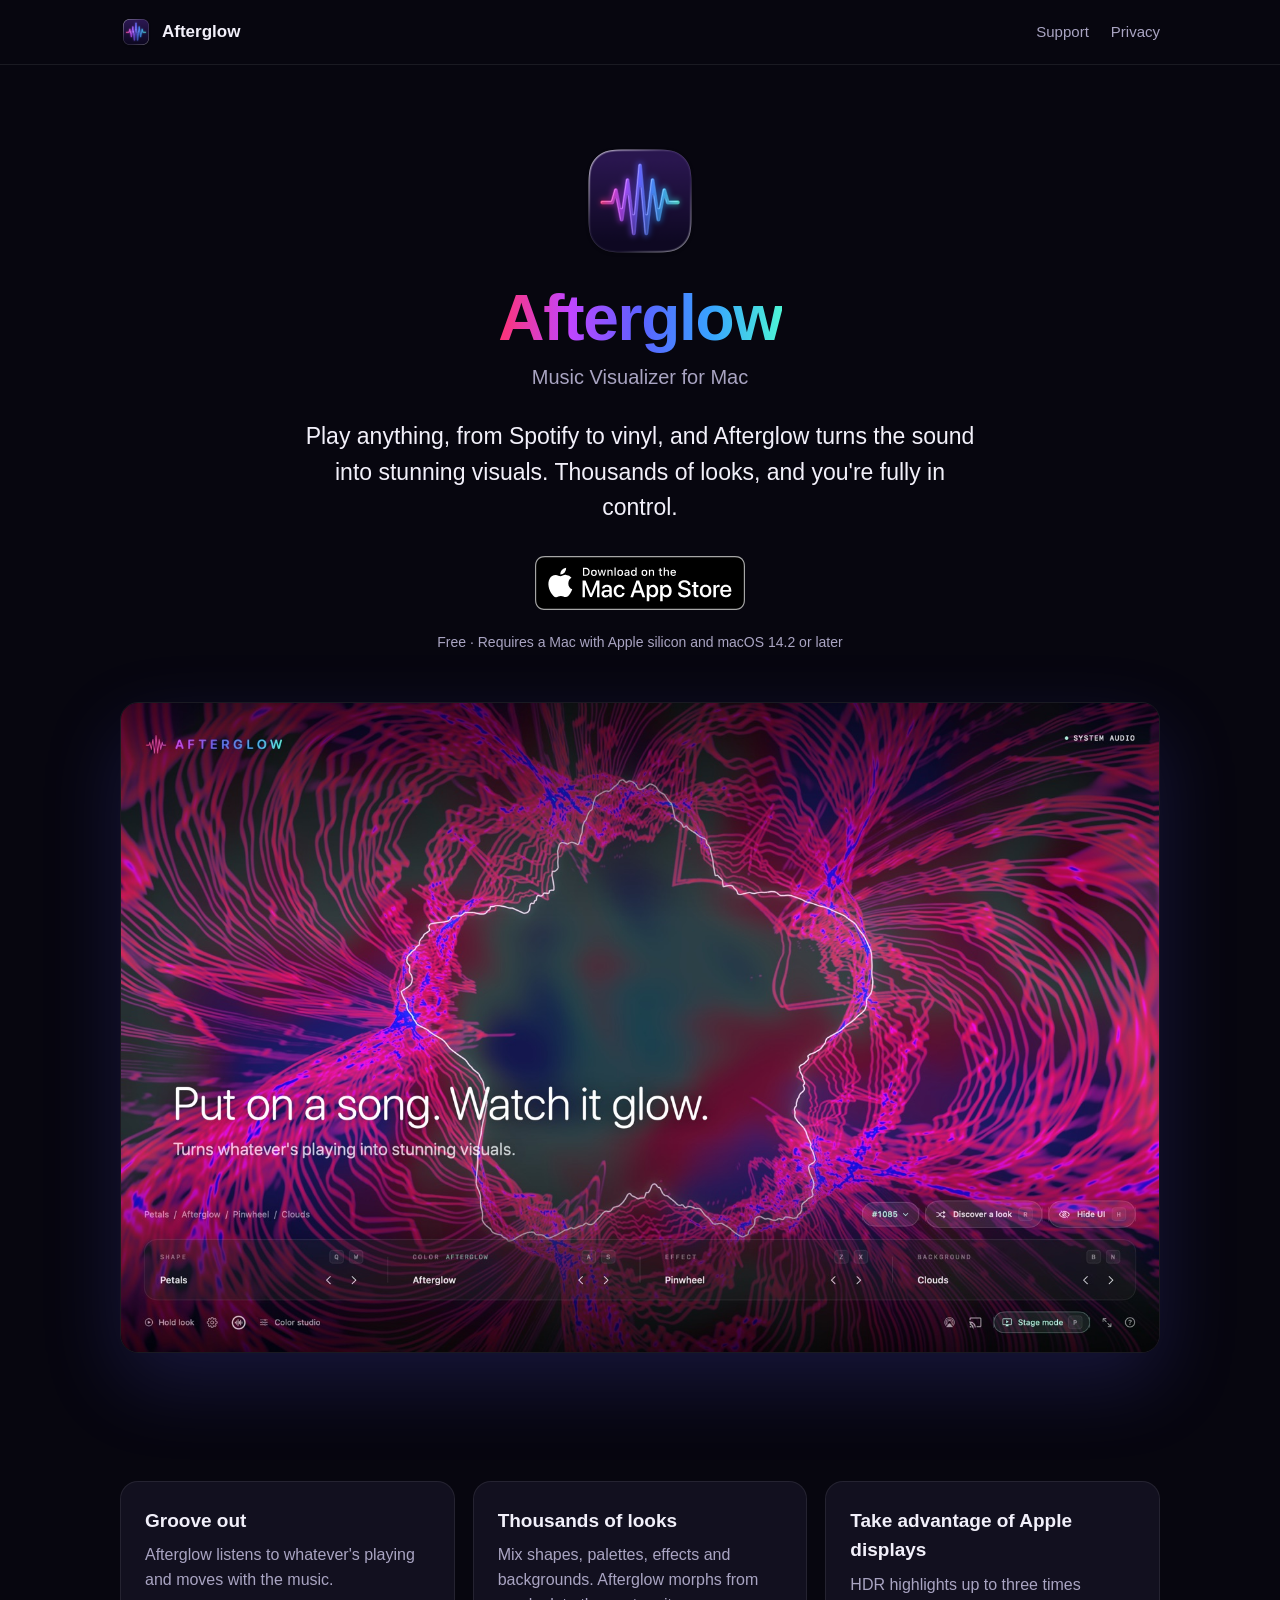
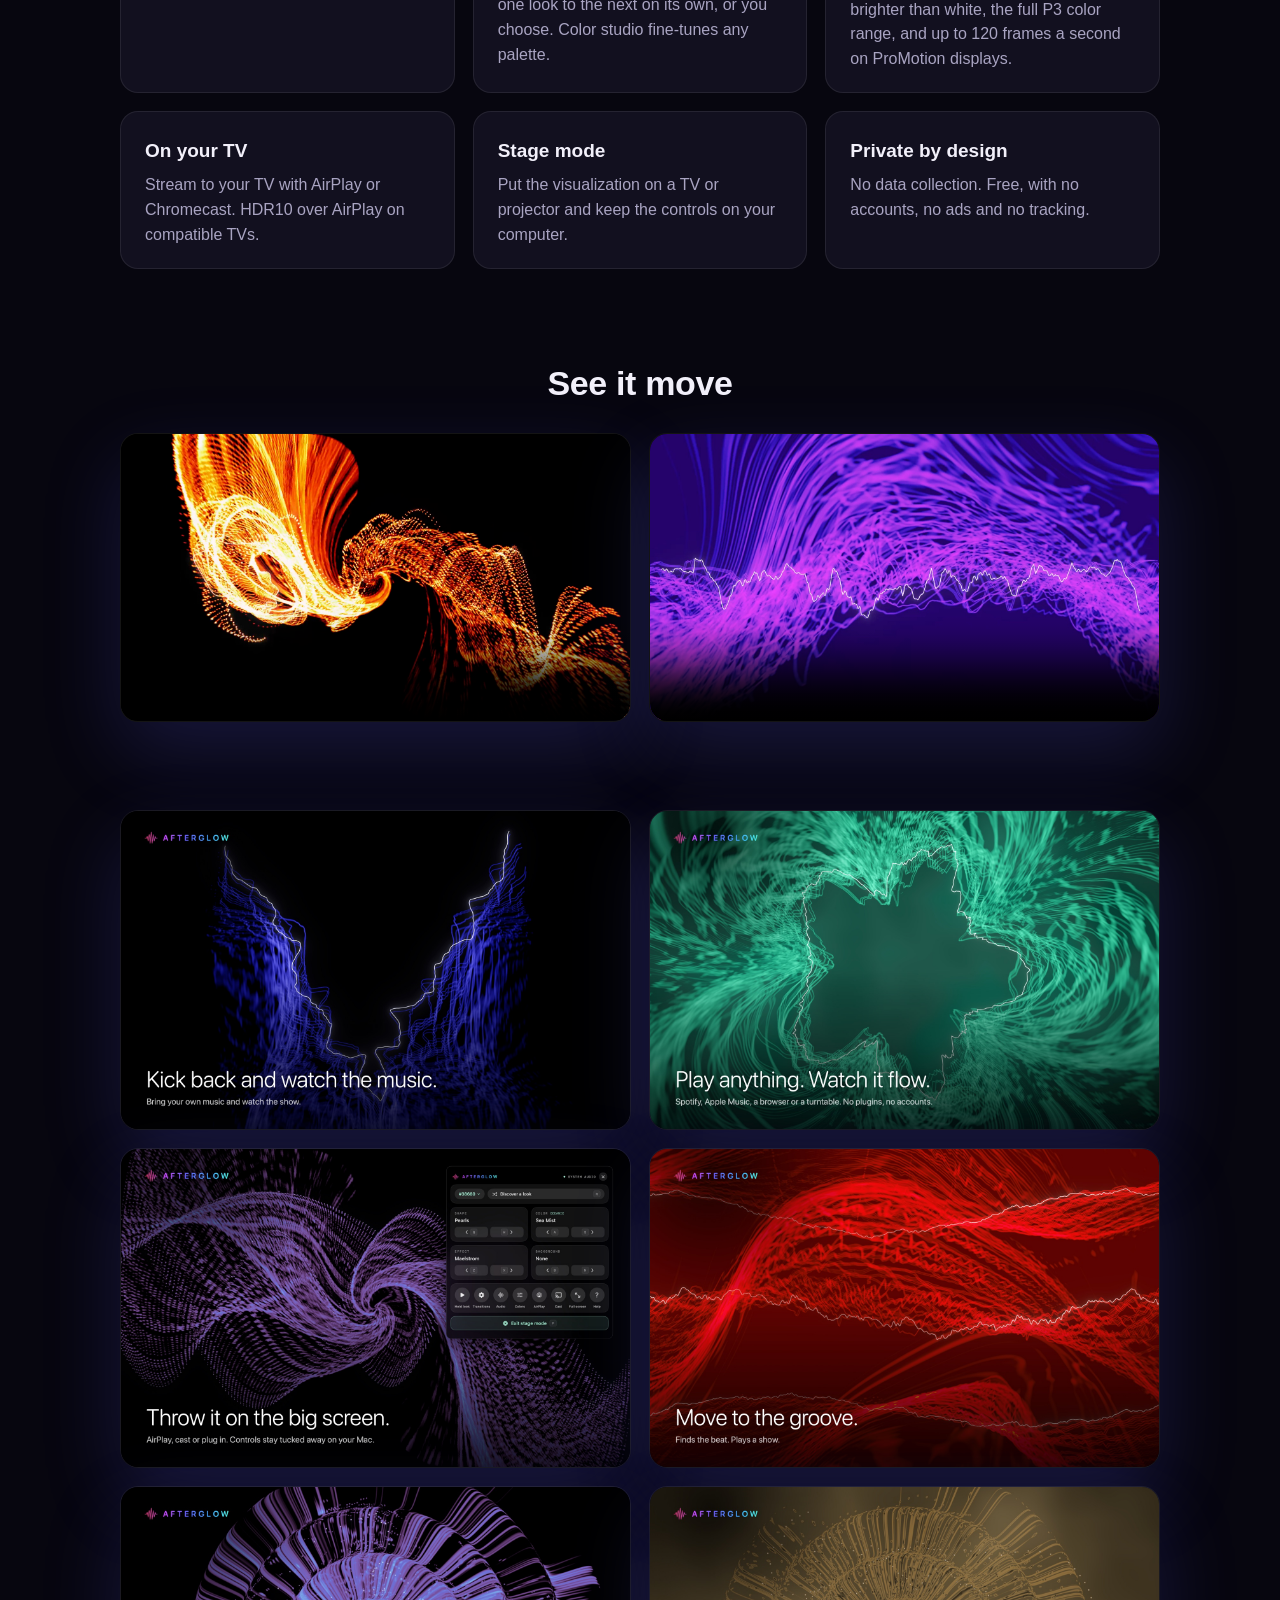
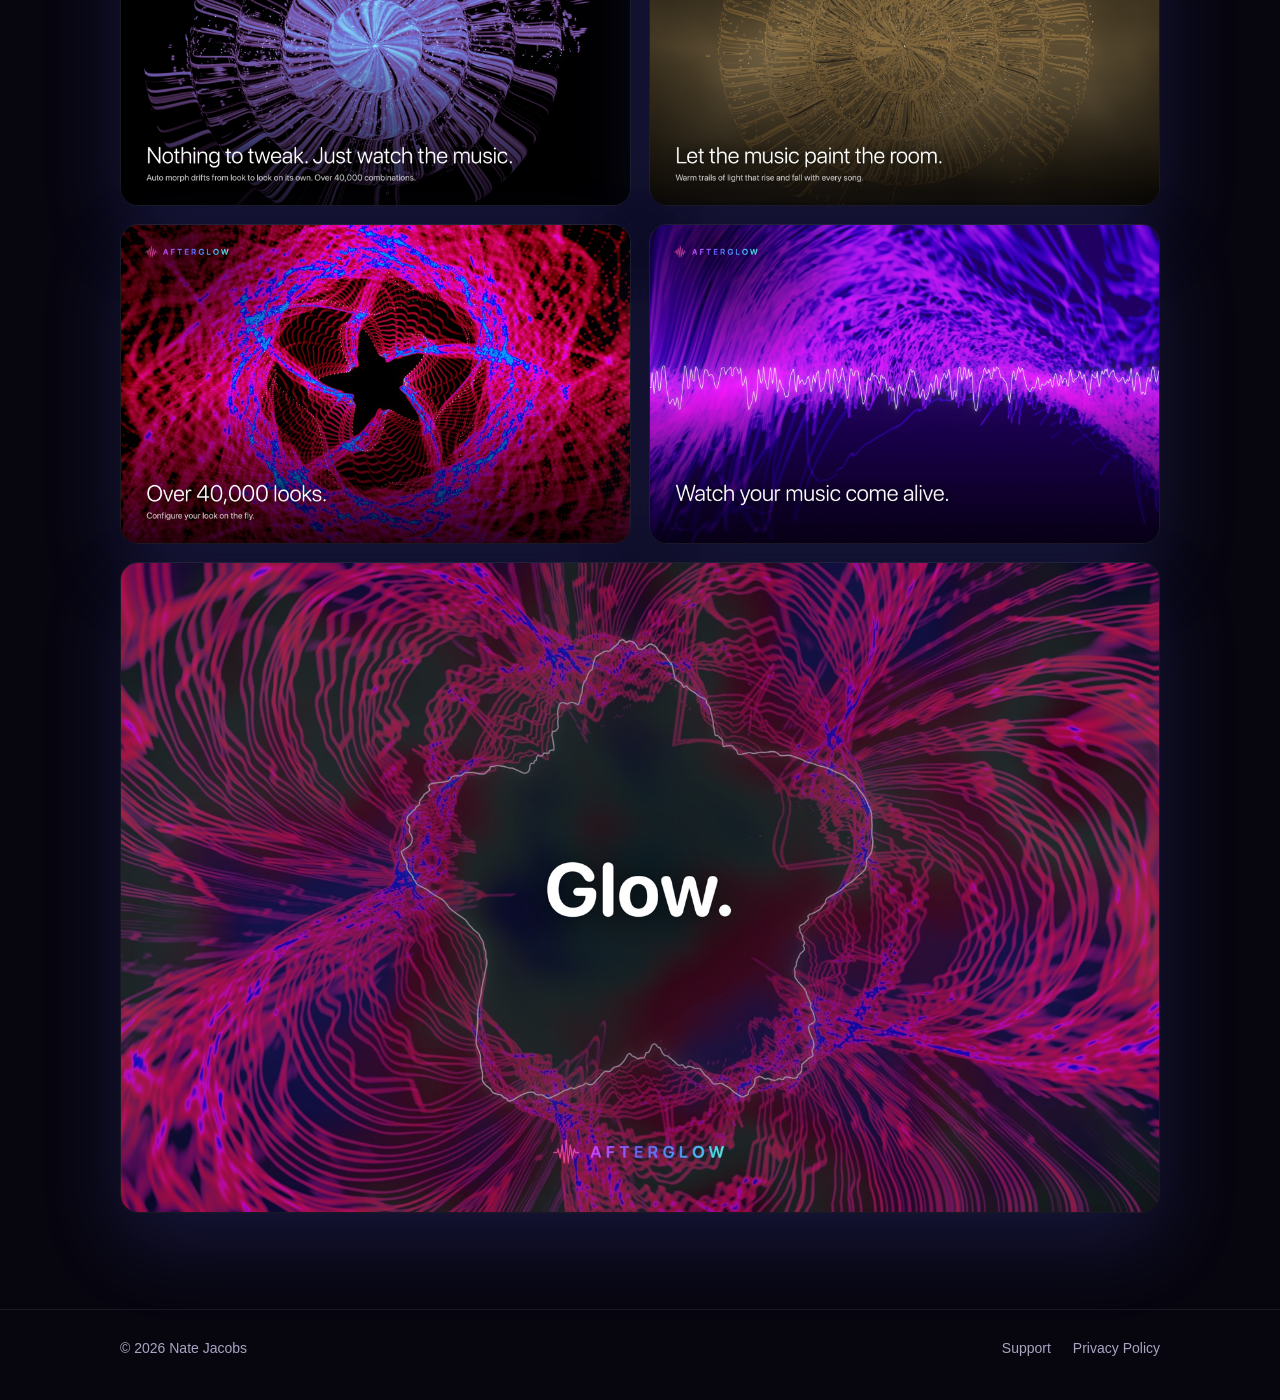
<file: index.html>
<!doctype html>
<html lang="en">
<head>
  <meta charset="utf-8">
  <meta name="viewport" content="width=device-width, initial-scale=1">
  <title>Afterglow Music Visualizer for Mac</title>
  <meta name="description" content="Afterglow turns the music playing on your Mac into a light show: glowing trails that move with every beat. Free, with no accounts or ads.">
  <link rel="canonical" href="https://afterglowvisualizer.com/">
  <meta property="og:type" content="website">
  <meta property="og:url" content="https://afterglowvisualizer.com/">
  <meta property="og:title" content="Afterglow Music Visualizer">
  <meta property="og:description" content="Play anything, from Spotify to vinyl, and Afterglow turns the sound into stunning visuals.">
  <meta property="og:image" content="https://afterglowvisualizer.com/images/hero.jpg">
  <meta property="og:image:alt" content="Afterglow drawing a song in glowing pink trails">
  <meta name="twitter:card" content="summary_large_image">
  <link rel="icon" href="images/icon-64.png">
  <link rel="apple-touch-icon" href="images/icon-180.png">
  <link rel="stylesheet" href="style.css">
</head>
<body>
  <header class="top">
    <div class="wrap">
      <a class="brand" href="./"><img src="images/icon-64.png" alt="">Afterglow</a>
      <nav><a href="support.html">Support</a><a href="privacy.html">Privacy</a></nav>
    </div>
  </header>

  <main class="wrap">
    <section class="hero">
      <img class="icon" src="images/icon-512.png" alt="Afterglow icon">
      <h1><span class="gradient">Afterglow</span></h1>
      <p class="kind">Music Visualizer for Mac</p>
      <p class="pitch">Play anything, from Spotify to vinyl, and Afterglow turns the sound into stunning visuals. Thousands of looks, and you're fully in control.</p>
      <!-- Apple's official badge, unaltered, from toolbox.marketingtools.apple.com. -->
      <a class="store-badge" href="https://apps.apple.com/app/id6826041257"><img src="images/download-on-the-mac-app-store.svg" alt="Download on the Mac App Store" width="156" height="40"></a>
      <p class="requires">Free · Requires a Mac with Apple silicon and macOS 14.2 or later</p>
      <img class="shot hero-shot" src="images/hero.jpg" alt="Afterglow drawing a song in glowing pink trails" width="1600" height="1000">
    </section>

    <section class="features">
      <div class="feature">
        <h2>Groove out</h2>
        <p>Afterglow listens to whatever's playing and moves with the music. </p>
      </div>
      <div class="feature">
        <h2>Thousands of looks</h2>
        <p>Mix shapes, palettes, effects and backgrounds. Afterglow morphs from one look to the next on its own, or you choose. Color studio fine-tunes any palette.</p>
      </div>
      <div class="feature">
        <h2>Take advantage of Apple displays</h2>
        <p>HDR highlights up to three times brighter than white, the full P3 color range, and up to 120 frames a second on ProMotion displays.</p>
      </div>
      <div class="feature">
        <h2>On your TV</h2>
        <p>Stream to your TV with AirPlay or Chromecast. HDR10 over AirPlay on compatible TVs.</p>
      </div>
      <div class="feature">
        <h2>Stage mode</h2>
        <p>Put the visualization on a TV or projector and keep the controls on your computer.</p>
      </div>
      <div class="feature">
        <h2>Private by design</h2>
        <p>No data collection. Free, with no accounts, no ads and no tracking.</p>
      </div>
    </section>

    <section class="movie">
      <h2 class="section-title">See it move</h2>
      <!-- The App Store previews, in upload order, from scripts/make-site.swift. Nothing downloads until play is pressed. -->
      <div class="movies">
        <video class="shot" controls playsinline preload="none" poster="video/fire-drop.jpg" width="1920" height="1080" aria-label="Afterglow preview: warm and fast">
          <source src="video/fire-drop.mp4" type="video/mp4">
        </video>
        <video class="shot" controls playsinline preload="none" poster="video/calm-tide.jpg" width="1920" height="1080" aria-label="Afterglow preview: cool and calm">
          <source src="video/calm-tide.mp4" type="video/mp4">
        </video>
      </div>
    </section>

    <section class="gallery">
      <img class="shot" src="images/kick-back.jpg" alt="Kick back and watch the music." loading="lazy" width="1600" height="1000">
      <img class="shot" src="images/play-anything.jpg" alt="Play anything. Watch it flow." loading="lazy" width="1600" height="1000">
      <img class="shot" src="images/big-screen.jpg" alt="Throw it on the big screen." loading="lazy" width="1600" height="1000">
      <img class="shot" src="images/move-to-the-groove.jpg" alt="Move to the groove." loading="lazy" width="1600" height="1000">
      <img class="shot" src="images/just-watch.jpg" alt="Nothing to tweak. Just watch the music." loading="lazy" width="1600" height="1000">
      <img class="shot" src="images/paint-the-room.jpg" alt="Let the music paint the room." loading="lazy" width="1600" height="1000">
      <img class="shot" src="images/forty-thousand-looks.jpg" alt="Over 40,000 looks." loading="lazy" width="1600" height="1000">
      <img class="shot" src="images/come-alive.jpg" alt="Watch your music come alive." loading="lazy" width="1600" height="1000">
    </section>

    <img class="shot closer" src="images/glow.jpg" alt="Glow." loading="lazy" width="1600" height="1000">
  </main>

  <footer class="bottom">
    <div class="wrap">
      <span>© 2026 Nate Jacobs</span>
      <nav><a href="support.html">Support</a><a href="privacy.html">Privacy Policy</a></nav>
    </div>
  </footer>
</body>
</html>
</file>
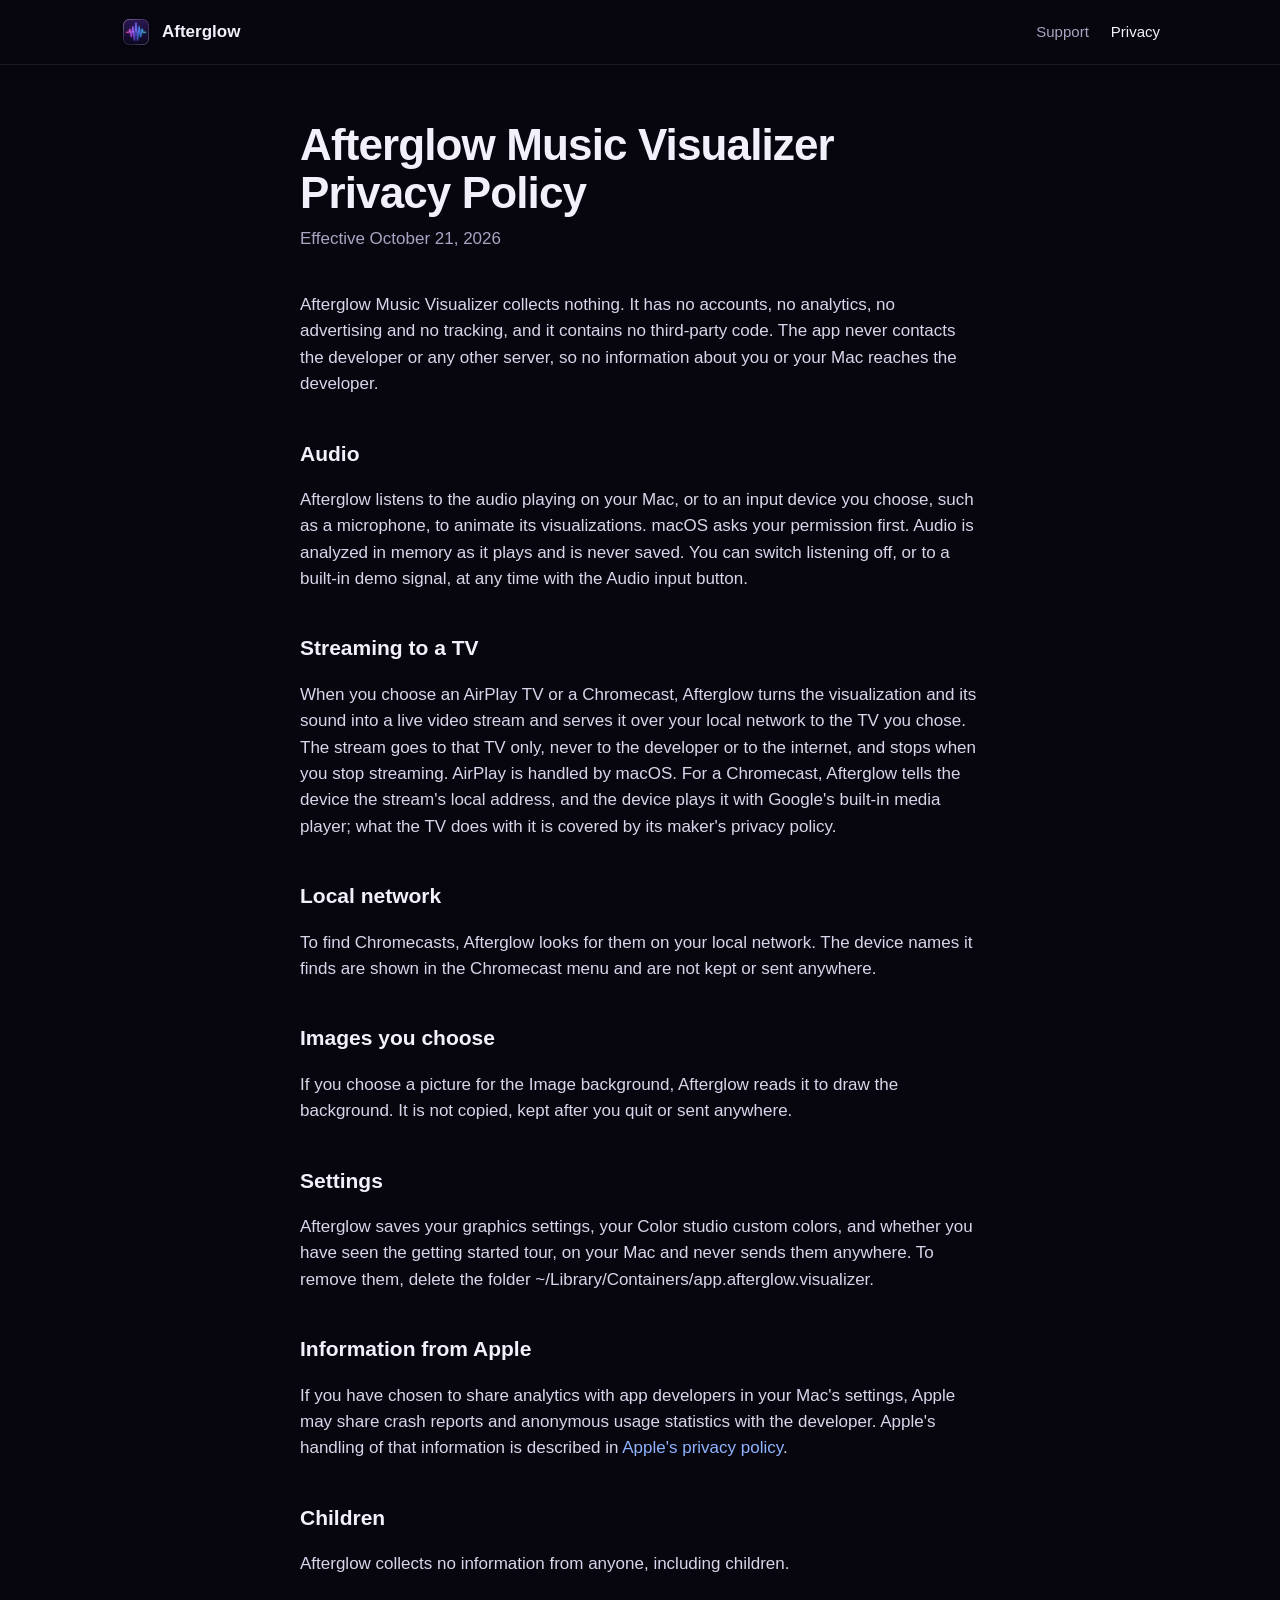
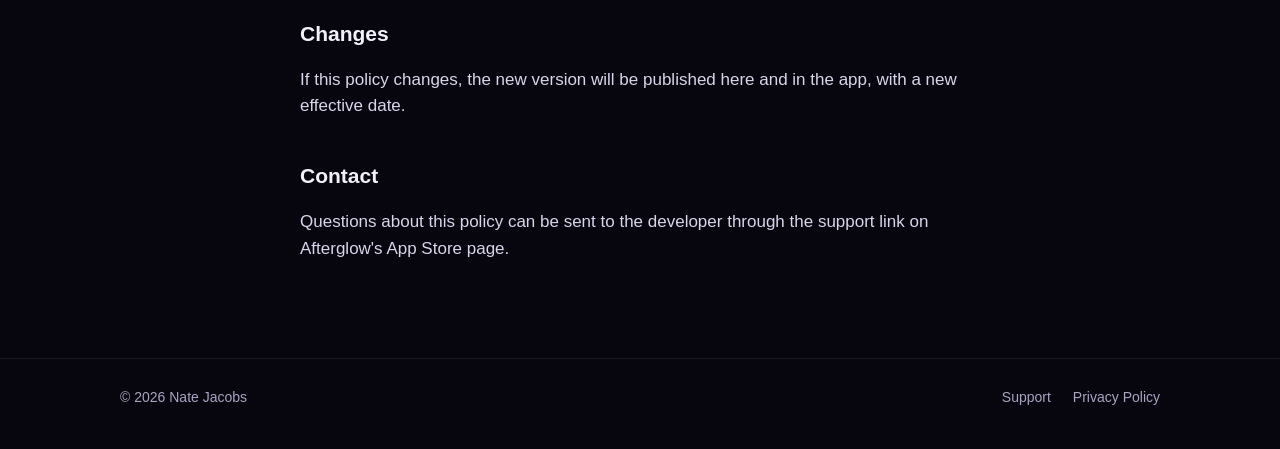
<file: privacy.html>
<!doctype html>
<html lang="en">
<head>
  <meta charset="utf-8">
  <meta name="viewport" content="width=device-width, initial-scale=1">
  <title>Afterglow Privacy Policy</title>
  <meta name="description" content="Afterglow Music Visualizer collects nothing: no accounts, no analytics, no advertising and no tracking.">
  <link rel="canonical" href="https://afterglowvisualizer.com/privacy.html">
  <link rel="icon" href="images/icon-64.png">
  <link rel="apple-touch-icon" href="images/icon-180.png">
  <link rel="stylesheet" href="style.css">
</head>
<body>
  <!-- Generated from the app repository's PRIVACY.md by scripts/make-site.swift; edit that file instead. -->
  <header class="top">
    <div class="wrap">
      <a class="brand" href="./"><img src="images/icon-64.png" alt="">Afterglow</a>
      <nav><a href="support.html">Support</a><a href="privacy.html" aria-current="page">Privacy</a></nav>
    </div>
  </header>

  <main class="page">
    <h1>Afterglow Music Visualizer Privacy Policy</h1>
    <p class="lede">Effective October 21, 2026</p>
    <p>Afterglow Music Visualizer collects nothing. It has no accounts, no analytics, no advertising and no tracking, and it contains no third-party code. The app never contacts the developer or any other server, so no information about you or your Mac reaches the developer.</p>
    <h2>Audio</h2>
    <p>Afterglow listens to the audio playing on your Mac, or to an input device you choose, such as a microphone, to animate its visualizations. macOS asks your permission first. Audio is analyzed in memory as it plays and is never saved. You can switch listening off, or to a built-in demo signal, at any time with the Audio input button.</p>
    <h2>Streaming to a TV</h2>
    <p>When you choose an AirPlay TV or a Chromecast, Afterglow turns the visualization and its sound into a live video stream and serves it over your local network to the TV you chose. The stream goes to that TV only, never to the developer or to the internet, and stops when you stop streaming. AirPlay is handled by macOS. For a Chromecast, Afterglow tells the device the stream's local address, and the device plays it with Google's built-in media player; what the TV does with it is covered by its maker's privacy policy.</p>
    <h2>Local network</h2>
    <p>To find Chromecasts, Afterglow looks for them on your local network. The device names it finds are shown in the Chromecast menu and are not kept or sent anywhere.</p>
    <h2>Images you choose</h2>
    <p>If you choose a picture for the Image background, Afterglow reads it to draw the background. It is not copied, kept after you quit or sent anywhere.</p>
    <h2>Settings</h2>
    <p>Afterglow saves your graphics settings, your Color studio custom colors, and whether you have seen the getting started tour, on your Mac and never sends them anywhere. To remove them, delete the folder ~/Library/Containers/app.afterglow.visualizer.</p>
    <h2>Information from Apple</h2>
    <p>If you have chosen to share analytics with app developers in your Mac's settings, Apple may share crash reports and anonymous usage statistics with the developer. Apple's handling of that information is described in <a href="https://www.apple.com/legal/privacy/">Apple's privacy policy</a>.</p>
    <h2>Children</h2>
    <p>Afterglow collects no information from anyone, including children.</p>
    <h2>Changes</h2>
    <p>If this policy changes, the new version will be published here and in the app, with a new effective date.</p>
    <h2>Contact</h2>
    <p>Questions about this policy can be sent to the developer through the support link on Afterglow's App Store page.</p>
  </main>

  <footer class="bottom">
    <div class="wrap">
      <span>© 2026 Nate Jacobs</span>
      <nav><a href="support.html">Support</a><a href="privacy.html">Privacy Policy</a></nav>
    </div>
  </footer>
</body>
</html>
</file>
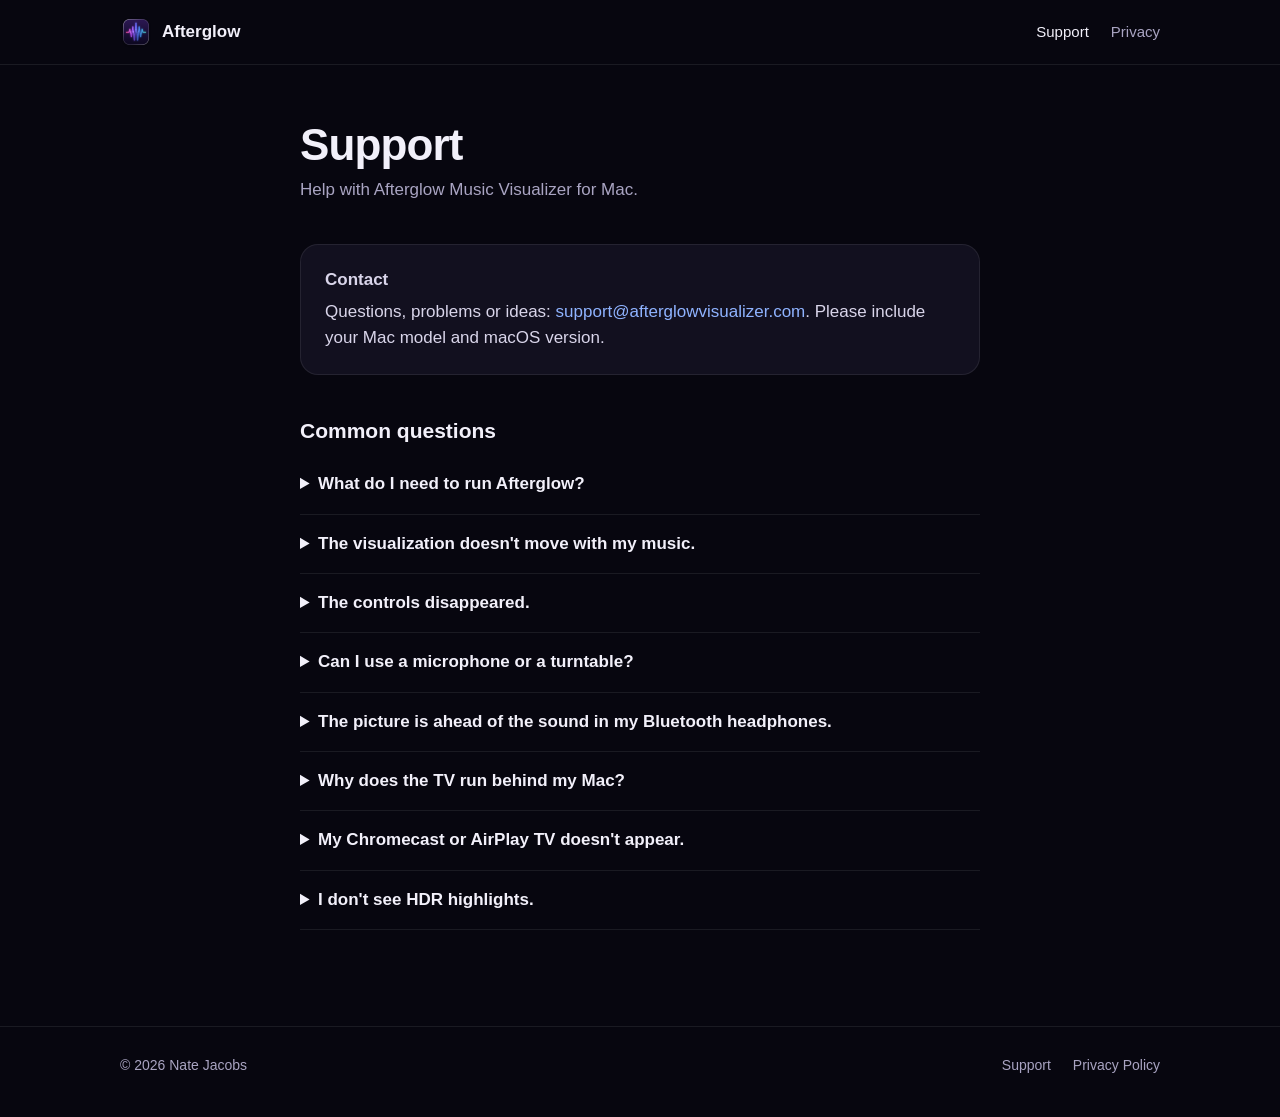
<file: support.html>
<!doctype html>
<html lang="en">
<head>
  <meta charset="utf-8">
  <meta name="viewport" content="width=device-width, initial-scale=1">
  <title>Afterglow Support</title>
  <meta name="description" content="Help with Afterglow Music Visualizer for Mac, and how to contact the developer.">
  <link rel="canonical" href="https://afterglowvisualizer.com/support.html">
  <link rel="icon" href="images/icon-64.png">
  <link rel="apple-touch-icon" href="images/icon-180.png">
  <link rel="stylesheet" href="style.css">
</head>
<body>
  <header class="top">
    <div class="wrap">
      <a class="brand" href="./"><img src="images/icon-64.png" alt="">Afterglow</a>
      <nav><a href="support.html" aria-current="page">Support</a><a href="privacy.html">Privacy</a></nav>
    </div>
  </header>

  <main class="page">
    <h1>Support</h1>
    <p class="lede">Help with Afterglow Music Visualizer for Mac.</p>

    <div class="contact">
      <p><strong>Contact</strong></p>
      <p>Questions, problems or ideas: <a href="mailto:support@afterglowvisualizer.com">support@afterglowvisualizer.com</a>. Please include your Mac model and macOS version.</p>
    </div>

    <h2>Common questions</h2>

    <details>
      <summary>What do I need to run Afterglow?</summary>
      <p>A Mac with Apple silicon (M1 or later) and macOS 14.2 or later.</p>
    </details>

    <details>
      <summary>The visualization doesn't move with my music.</summary>
      <p>Afterglow needs permission to hear your Mac's audio. Open System Settings → Privacy &amp; Security → Screen &amp; System Audio Recording, and under System Audio Recording Only, turn Afterglow on. Then click the waveform button in Afterglow's bottom row and choose System audio, or Reconnect input.</p>
      <p>Some protected (DRM) audio can't be captured by any app. If one player stays silent, try another.</p>
    </details>

    <details>
      <summary>The controls disappeared.</summary>
      <p>They hide after a few seconds so you can just watch. Move the pointer over the window, or press H. Help → Afterglow Help lists every control and shortcut.</p>
    </details>

    <details>
      <summary>Can I use a microphone or a turntable?</summary>
      <p>Yes. Click the waveform button and choose a microphone, USB audio interface or other input. macOS asks once for microphone access.</p>
    </details>

    <details>
      <summary>The picture is ahead of the sound in my Bluetooth headphones.</summary>
      <p>Turn on Match speaker delay in the audio panel (the waveform button). It holds the picture back by your speakers' delay. It's on by default.</p>
    </details>

    <details>
      <summary>Why does the TV run behind my Mac?</summary>
      <p>The TV plays a live video stream, which needs a few seconds of buffer: a few seconds with AirPlay, about fifteen with Chromecast. Picture and sound always stay together; only pausing or skipping takes a moment to reach the TV.</p>
    </details>

    <details>
      <summary>My Chromecast or AirPlay TV doesn't appear.</summary>
      <p>Make sure the Mac and the TV are on the same network. On macOS 15 and later, Afterglow also needs Local Network access: System Settings → Privacy &amp; Security → Local Network → Afterglow.</p>
    </details>

    <details>
      <summary>I don't see HDR highlights.</summary>
      <p>HDR needs an HDR display, such as an XDR MacBook Pro, and is on only while the Mac is plugged in and not in Low Power Mode. File → Graphics Settings shows whether Low power is on.</p>
    </details>
  </main>

  <footer class="bottom">
    <div class="wrap">
      <span>© 2026 Nate Jacobs</span>
      <nav><a href="support.html">Support</a><a href="privacy.html">Privacy Policy</a></nav>
    </div>
  </footer>
</body>
</html>
</file>
<file: style.css>
/* Afterglow's website: dark like the app, with the logo's gradient as the accent. */
:root {
  --bg: #07060f;
  --surface: #12101f;
  --border: rgba(255, 255, 255, 0.08);
  --text: #f2f0fa;
  --muted: #a9a4c2;
  --link: #8fb3ff;
  --logo: linear-gradient(90deg, #ff3373, #c245ff, #5c61ff, #38a3ff, #4df5d6);
  --radius: 18px;
  --width: 1080px;
  color-scheme: dark;
}

* { box-sizing: border-box; }

html { -webkit-text-size-adjust: 100%; }

body {
  margin: 0;
  background: var(--bg);
  color: var(--text);
  font: 17px/1.55 -apple-system, BlinkMacSystemFont, "SF Pro Text", "Helvetica Neue", Helvetica, Arial, sans-serif;
  -webkit-font-smoothing: antialiased;
}

a { color: var(--link); text-decoration: none; }
a:hover { text-decoration: underline; }
a:focus-visible, summary:focus-visible { outline: 2px solid var(--link); outline-offset: 4px; }

img { max-width: 100%; height: auto; display: block; }

.wrap { max-width: var(--width); margin: 0 auto; padding: 0 20px; }

/* Header and footer */
.top { border-bottom: 1px solid var(--border); }
.top .wrap { display: flex; align-items: center; justify-content: space-between; height: 64px; }
.brand { display: flex; align-items: center; gap: 10px; color: var(--text); font-weight: 600; }
.brand:hover { text-decoration: none; }
.brand img { width: 32px; height: 32px; }
.top nav { display: flex; gap: 22px; font-size: 15px; }
.top nav a { color: var(--muted); }
.top nav a:hover, .top nav a[aria-current="page"] { color: var(--text); text-decoration: none; }

.bottom { border-top: 1px solid var(--border); margin-top: 96px; color: var(--muted); font-size: 14px; }
.bottom .wrap { display: flex; flex-wrap: wrap; gap: 8px 22px; justify-content: space-between; padding-top: 28px; padding-bottom: 40px; }
.bottom nav { display: flex; gap: 22px; }
.bottom a { color: var(--muted); }

/* Home */
.hero { text-align: center; padding: 72px 0 40px; }
.hero .icon { width: 128px; height: 128px; margin: 0 auto 20px; }
.hero h1 { font-size: clamp(40px, 7vw, 64px); line-height: 1.05; letter-spacing: -0.02em; margin: 0; }
.gradient { background: var(--logo); -webkit-background-clip: text; background-clip: text; color: transparent; }
.hero .kind { color: var(--muted); font-size: 20px; margin: 10px 0 0; }
.hero .pitch { font-size: clamp(19px, 2.4vw, 23px); max-width: 680px; margin: 26px auto 0; }
.store-badge { display: inline-block; margin-top: 30px; }
.store-badge img { height: 54px; width: auto; }
.requires { color: var(--muted); font-size: 14px; margin-top: 14px; }

.shot { border-radius: var(--radius); border: 1px solid var(--border); box-shadow: 0 30px 80px rgba(92, 97, 255, 0.18); }
.hero-shot { margin-top: 48px; }

.features { display: grid; grid-template-columns: repeat(auto-fit, minmax(280px, 1fr)); gap: 18px; margin-top: 88px; }
.feature { background: var(--surface); border: 1px solid var(--border); border-radius: var(--radius); padding: 24px 24px 20px; }
.feature h2 { font-size: 19px; margin: 0 0 8px; }
.feature p { color: var(--muted); margin: 0; font-size: 16px; }

.movie { margin-top: 88px; }
.section-title { font-size: clamp(26px, 3.6vw, 34px); letter-spacing: -0.01em; text-align: center; margin: 0 0 24px; }
video.shot { width: 100%; height: auto; display: block; background: #000; }
.movies { display: grid; grid-template-columns: repeat(auto-fit, minmax(420px, 1fr)); gap: 18px; }

.closer { margin-top: 18px; }

.gallery { display: grid; grid-template-columns: repeat(auto-fit, minmax(420px, 1fr)); gap: 18px; margin-top: 88px; }

/* Text pages: support and privacy */
.page { max-width: 720px; margin: 0 auto; padding: 56px 20px 0; }
.page h1 { font-size: clamp(32px, 5vw, 44px); letter-spacing: -0.02em; line-height: 1.1; margin: 0 0 8px; }
.page .lede { color: var(--muted); margin: 0 0 40px; }
.page h2 { font-size: 21px; margin: 40px 0 8px; }
.page p, .page li { color: #d9d5ea; overflow-wrap: anywhere; }
.page ul { padding-left: 22px; }
.contact { background: var(--surface); border: 1px solid var(--border); border-radius: var(--radius); padding: 22px 24px; }
.contact p { margin: 0; }
.contact p + p { margin-top: 6px; }
details { border-bottom: 1px solid var(--border); padding: 16px 0; }
summary { cursor: pointer; font-weight: 600; color: var(--text); }
details p { margin: 10px 0 0; }

@media (max-width: 520px) {
  .gallery, .movies { grid-template-columns: 1fr; }
  .top nav { gap: 16px; }
  .hero { padding-top: 48px; }
}
</file>
